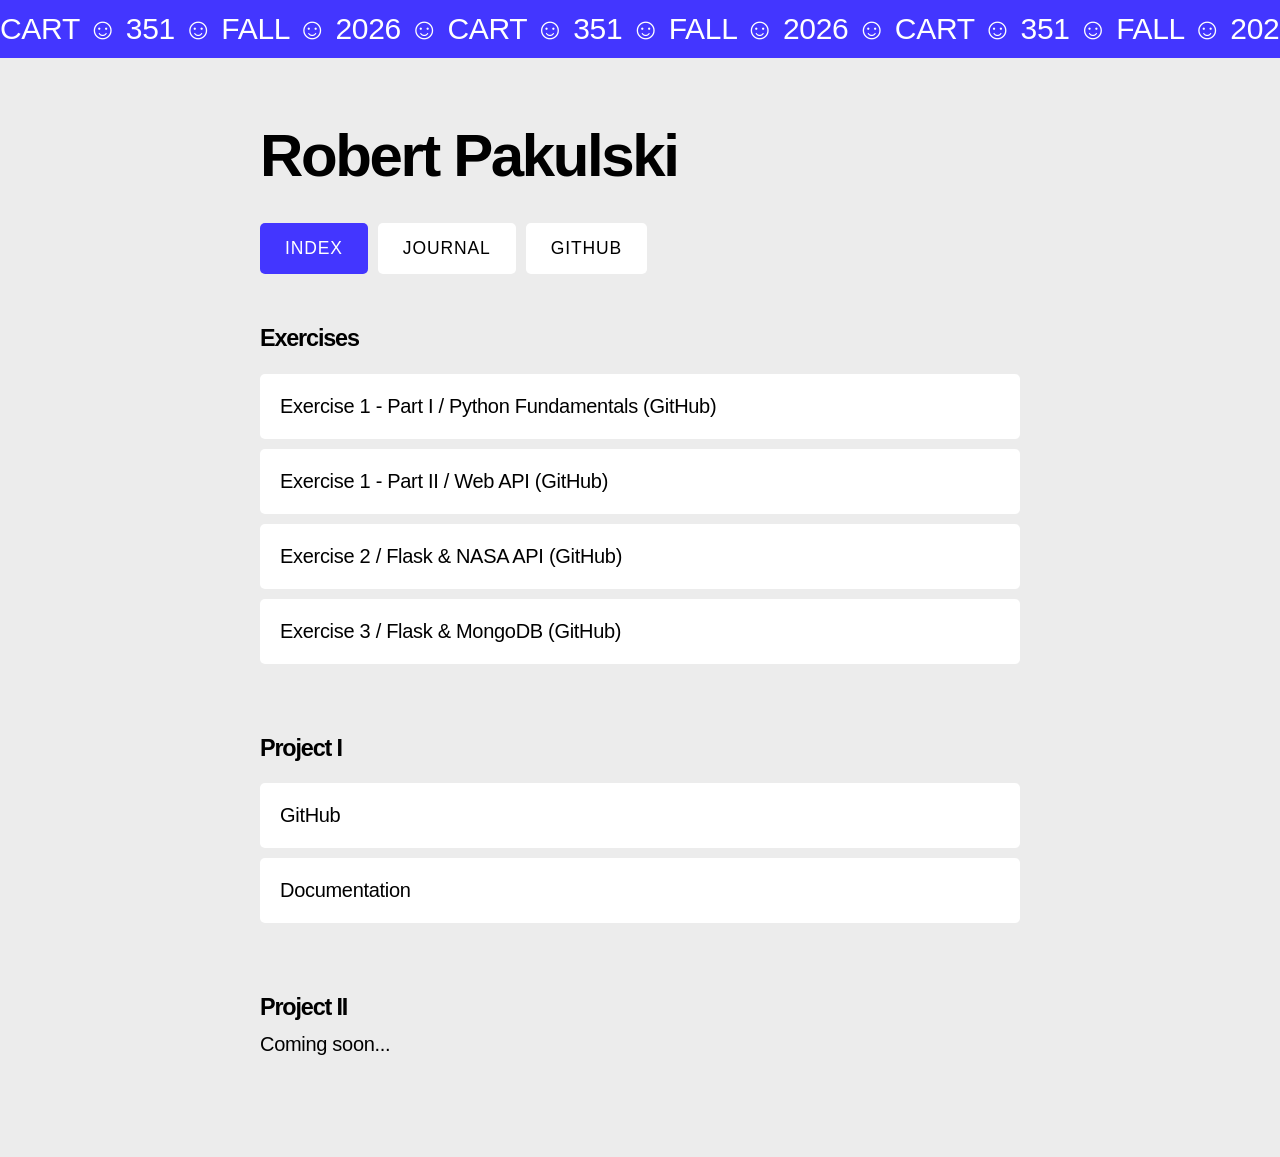
<file: index.html>
<!doctype html>
<html lang="en">

<head>
  <title>Robert Pakulski / Index</title>
  <meta charset="utf-8" />
  <meta name="viewport" content="width=device-width, initial-scale=1.0" />

  <link rel="stylesheet" type="text/css" href="css/main.css?v1.1" />
</head>

<body>
  <div class="banner"><span>CART ☺ 351 ☺ FALL ☺ 2026 ☺ CART ☺ 351 ☺ FALL ☺ 2026 ☺ CART ☺ 351 ☺ FALL ☺ 2026 ☺ CART ☺ 351
      ☺ FALL ☺ 2026 ☺ CART ☺ 351 ☺ FALL ☺ 2026 ☺ CART ☺ 351 ☺ FALL ☺ 2026 ☺ CART ☺ 351 ☺ FALL ☺ 2026 ☺ </span></div>
  <div class="main-container">
    <!-- the header div -->
    <header>
      <h1>Robert Pakulski</h1>
      <div class="btn-container">
        <a class="btn btn--active" href="index.html">Index</a>
        <a class="btn btn" href="journal.html">Journal</a>
        <a class="btn" href="https://github.com/rob-pak/cart351" target="_blank">GitHub</a>
      </div>
    </header>
    <!-- the main div -->
    <main>
      <div class="card-list">
        <section class="card">
          <h3>Exercises</h3>
          <ul>
            <li><a href="https://github.com/rob-pak/cart351/blob/main/EXERCISES/exercise1.py" target="_blank">Exercise 1
                - Part I / Python Fundamentals
                (GitHub)</a></li>
            <li><a href="https://github.com/rob-pak/cart351/blob/main/EXERCISES/exercise2.py" target="_blank">Exercise 1
                - Part II / Web API
                (GitHub)</a></li>
            <li><a href="https://github.com/rob-pak/cart351_ex2" target="_blank">Exercise 2
                / Flask & NASA API
                (GitHub)</a></li>
            <li><a href="https://github.com/rob-pak/cart351/tree/main/EXERCISES/ex3-cart351" target="_blank">Exercise 3
                / Flask & MongoDB
                (GitHub)</a></li>
          </ul>
        </section>
        <section class="card">
          <h3>Project I</h3>
           <ul>
            <li><a href="https://github.com/rob-pak/cart351_p1" target="_blank">GitHub</a></li>
            <li><a href="./files/Pakulski_Robert_Project1.pdf" target="_blank">Documentation</a></li>
          </ul>
        </section>
        <section class="card">
          <h3>Project II</h3>
          <p>Coming soon...</p>
          <!-- <ul>
              <li><a href="#"> Project II download</a></li>
              <li><a href="#"> Project II :live:</a></li>
              <li><a href="#"> Project II documentation:</a></li>
            </ul> -->
        </section>
      </div>
    </main>
  </div>
  <!-- the footer div -->
  <footer>
    <!-- <div class="banner"><span>CART ☺ 351 ☺ FALL ☺ 2026 ☺ CART ☺ 351 ☺ FALL ☺ 2026 ☺ CART ☺ 351 ☺ FALL ☺ 2026 ☺ CART ☺ 351 ☺ FALL ☺ 2026 ☺ CART ☺ 351 ☺ FALL ☺ 2026 ☺ CART ☺ 351 ☺ FALL ☺ 2026 ☺ CART ☺ 351 ☺ FALL ☺ 2026 ☺ </span></div> -->
  </footer>
</body>

</html>
</file>
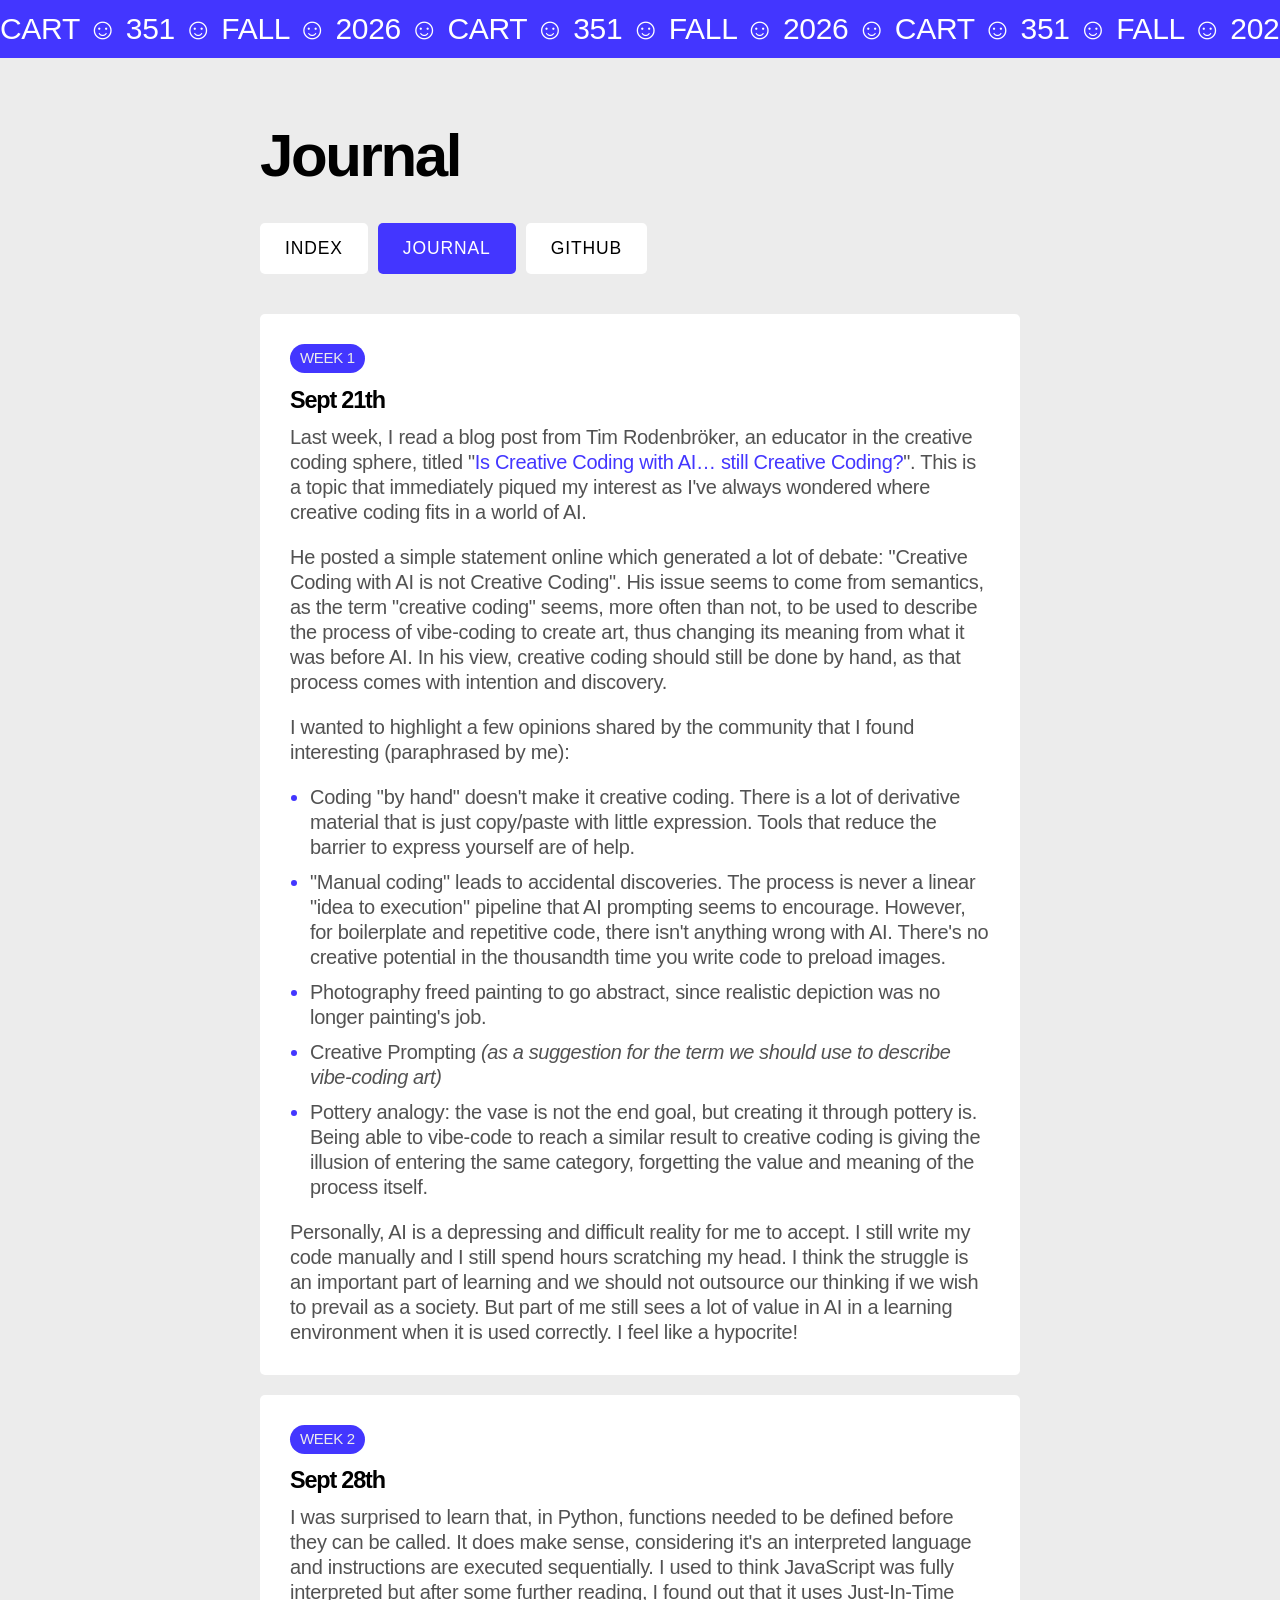
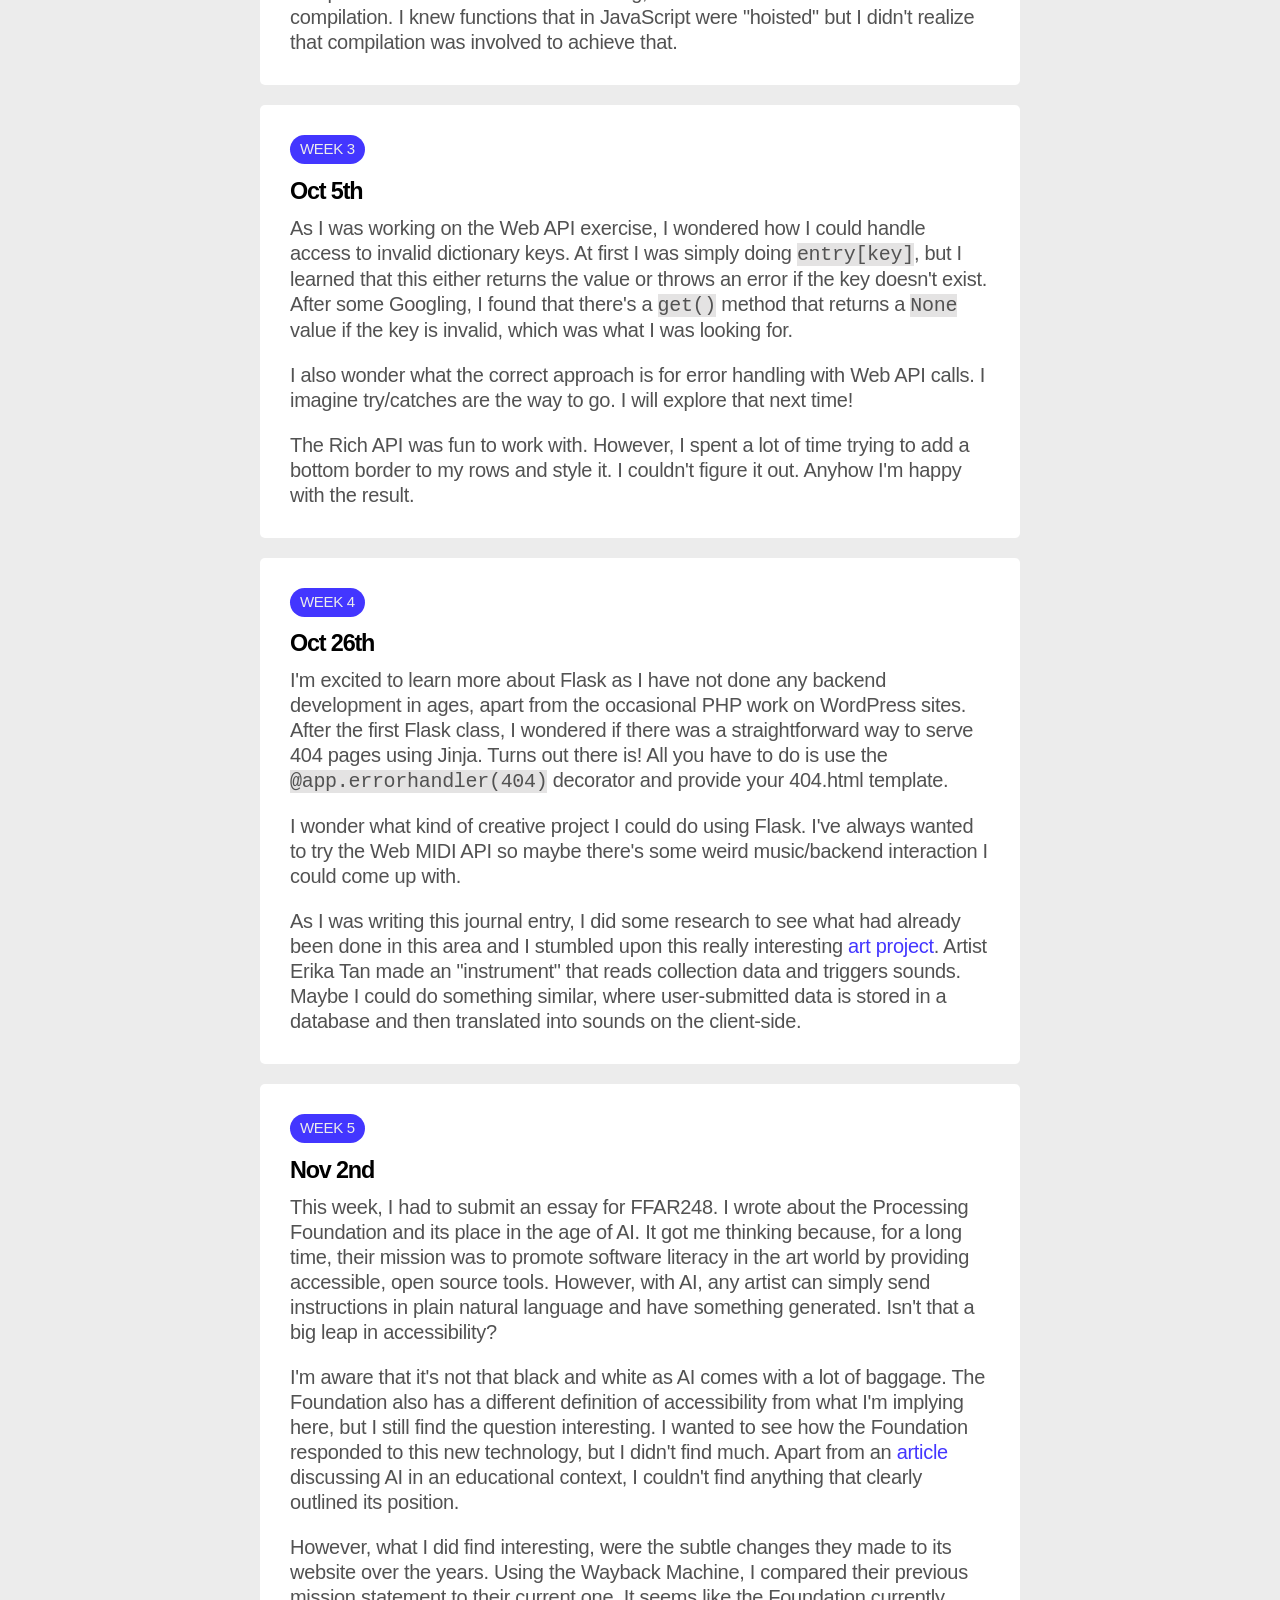
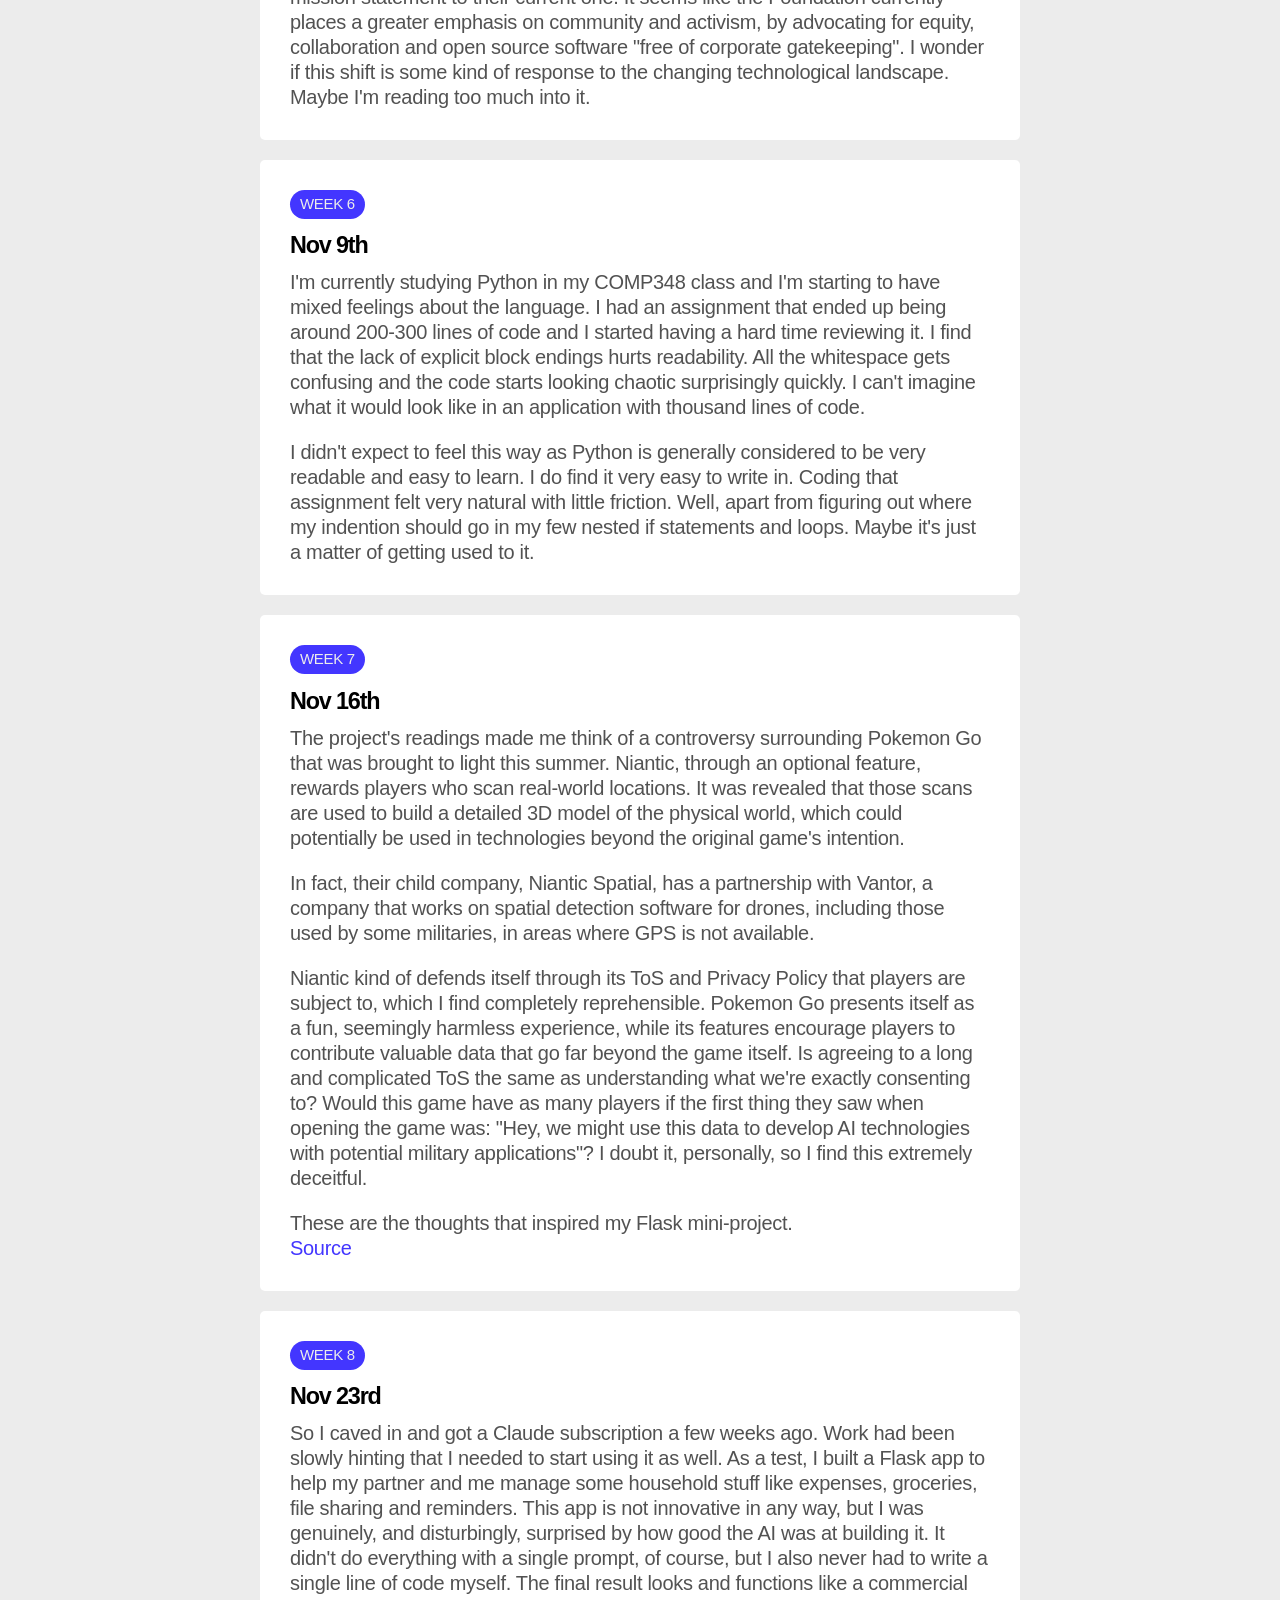
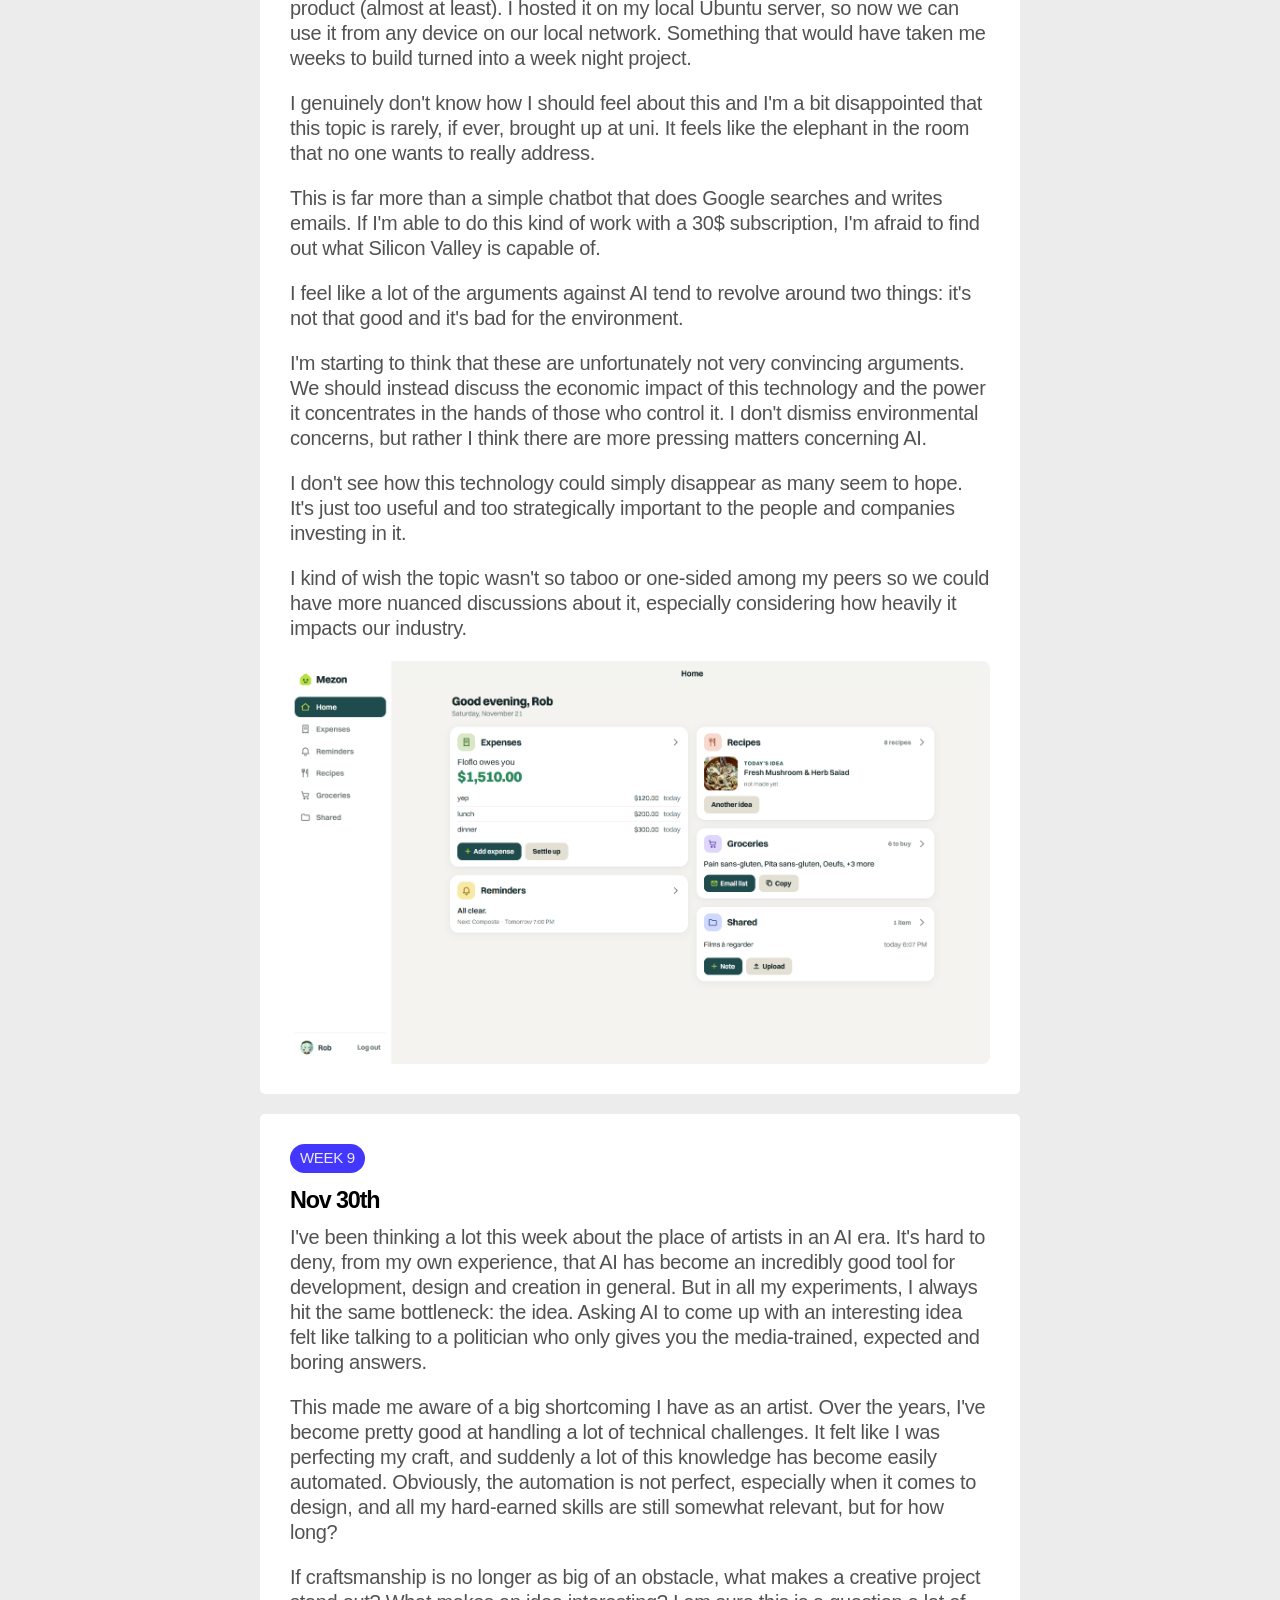
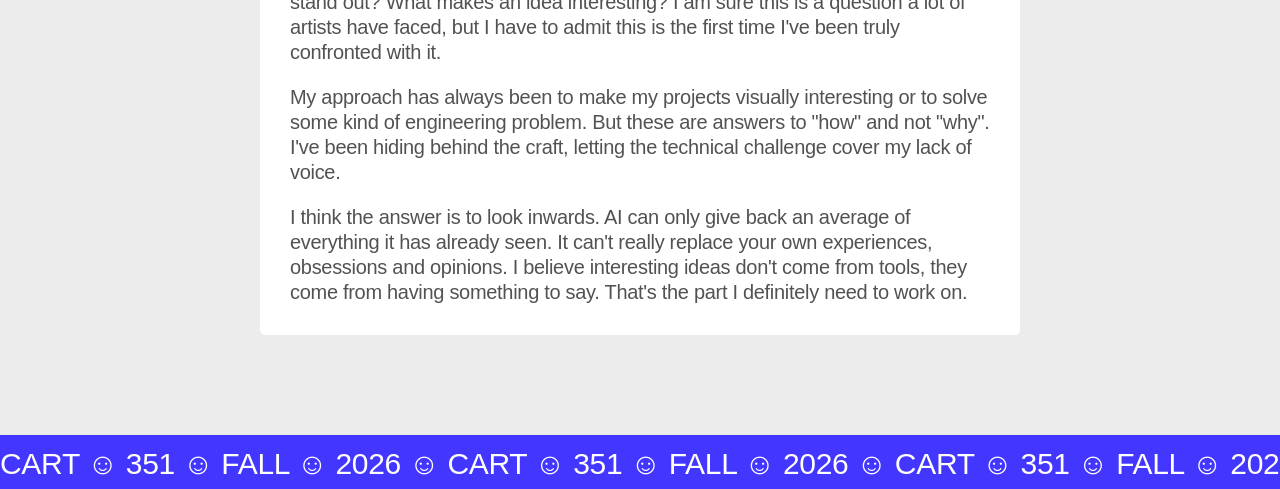
<file: journal.html>
<!DOCTYPE html>
<html>

<head>
	<title>Robert Pakulski / Journal</title>
	<meta charset="utf-8" />
	<meta name="viewport" content="width=device-width, initial-scale=1.0">
	<link rel="stylesheet" type="text/css" href="css/main.css">
</head>

<body>
	<div class="banner"><span>CART ☺ 351 ☺ FALL ☺ 2026 ☺ CART ☺ 351 ☺ FALL ☺ 2026 ☺ CART ☺ 351 ☺ FALL ☺ 2026 ☺ CART ☺ 351
			☺ FALL ☺ 2026 ☺ CART ☺ 351 ☺ FALL ☺ 2026 ☺ CART ☺ 351 ☺ FALL ☺ 2026 ☺ CART ☺ 351 ☺ FALL ☺ 2026 ☺ </span></div>
	<div class="main-container">
		<!-- the header div -->
		<header>
			<h1>Journal</h1>
			<div class="btn-container">
				<a class="btn btn" href="index.html">Index</a>
				<a class="btn btn--active" href="journal.html">Journal</a>
				<a class="btn" href="https://github.com/rob-pak/cart351" target="_blank">GitHub</a>
			</div>
		</header>
		<!-- the main div -->

		<main>
			<div class="journal">
				<section id="week1" class="journal__entry">
					<span class="pill">WEEK 1</span>
					<h3>Sept 21th </h3>
					<article>
						<p>Last week, I read a blog post from Tim Rodenbröker, an educator in the creative coding sphere, titled "<a
								href="https://trcc.timrodenbroeker.de/creative-coding-with-ai-is-not-creative-coding/"
								target="_blank">Is Creative Coding with AI… still Creative Coding?</a>". This is a topic that
							immediately piqued my interest as I've always wondered where creative coding fits in a world of AI. </p>
						<p>He posted a simple statement online which generated a lot of debate: "Creative Coding with AI is not
							Creative
							Coding". His issue seems to come from semantics, as the term "creative coding" seems, more often than not,
							to be used to describe the process of vibe-coding to create art, thus changing its meaning from what it
							was before AI. In his view, creative coding should still be done by hand, as that process comes with
							intention and discovery.</p>
						<p>I wanted to highlight a few opinions shared by the community that I found interesting (paraphrased by
							me):</p>
						<ul>
							<li>Coding "by hand" doesn't make it creative coding. There is a lot of derivative material that is just
								copy/paste with little expression. Tools that reduce the barrier to express yourself are of help.</li>
							<li>"Manual coding" leads to accidental discoveries. The process is never a linear "idea to execution"
								pipeline that AI prompting seems to encourage. However, for boilerplate and repetitive code, there isn't
								anything wrong with AI. There's no creative potential in the thousandth time you write code to preload
								images.</li>
							<li>Photography freed painting to go abstract, since realistic depiction was no longer painting's job.
							</li>
							<li>Creative Prompting <em>(as a suggestion for the term we should use to describe vibe-coding art)</em>
							</li>
							<li>Pottery analogy: the vase is not the end goal, but creating it through pottery is. Being able to
								vibe-code to reach a similar result to creative coding is giving the illusion of entering the same
								category, forgetting the value and meaning of the process itself.</li>
						</ul>
						<p>Personally, AI is a depressing and difficult reality for me to accept. I still write my code manually and
							I still spend hours scratching my head. I think the struggle is an important part of learning and we
							should not
							outsource our thinking if we wish to prevail as a society. But part of me still sees a lot of value in AI
							in a learning environment when it is used correctly. I feel like a hypocrite!</p>
					</article>
				</section>
				<section id="week2" class="journal__entry">
					<span class="pill">WEEK 2</span>
					<h3>Sept 28th </h3>
					<article>
						<p>I was surprised to learn that, in Python, functions needed to be defined before they can be called. It
							does make sense, considering it's an interpreted language and instructions are executed sequentially. I
							used to think JavaScript was fully interpreted but after some further reading, I found out that it uses
							Just-In-Time
							compilation. I knew functions that in JavaScript were "hoisted" but I didn't realize that compilation
							was involved to achieve that.</p>
					</article>
				</section>
				<section id="week3" class="journal__entry">
					<span class="pill">WEEK 3</span>
					<h3>Oct 5th</h3>
					<article>
						<p>As I was working on the Web API exercise, I wondered how I could handle access to invalid dictionary
							keys. At first I was simply doing <code>entry[key]</code>, but I learned that this either returns the
							value or throws an error if the key doesn't exist. After some Googling, I found that there's a
							<code>get()</code> method that returns a <code>None</code> value if the key is invalid, which was what I
							was looking for.
						</p>
						<p>I also wonder what the correct approach is for error handling with Web API calls. I imagine try/catches
							are the way to go. I will explore that next time!</p>
						<p>The Rich API was fun to work with. However, I spent a lot of time trying to add a bottom border to my
							rows and style it. I couldn't figure it out. Anyhow I'm happy with the result.</p>
					</article>
				</section>
				<section id="week4" class="journal__entry">
					<span class="pill">WEEK 4</span>
					<h3>Oct 26th</h3>
					<article>
						<p>I'm excited to learn more about Flask as I have not done any backend development in ages, apart from the
							occasional PHP work on WordPress sites. After the first Flask class, I wondered if there was a
							straightforward way to serve 404 pages using Jinja. Turns out there is! All you have to do is use the
							<code>@app.errorhandler(404)</code> decorator and provide your 404.html template.
						</p>
						<p>I wonder what kind of creative project I could do using Flask. I've always wanted to try the Web MIDI API
							so maybe there's some weird music/backend interaction I could come up with.</p>
						<p>As I was writing this journal entry, I did some research to see what had already been done in this area
							and I stumbled upon this really interesting <a
								href="https://www.tate.org.uk/research/tate-papers/36/interview-erika-tan" target="_blank">art
								project</a>. Artist Erika Tan made an "instrument" that reads collection data and triggers sounds. Maybe
							I could do something similar, where user-submitted data is stored in a database and then translated into
							sounds on the client-side.</p>
					</article>
				</section>
				<section id="week5" class="journal__entry">
					<span class="pill">WEEK 5</span>
					<h3>Nov 2nd</h3>
					<article>
						<p>This week, I had to submit an essay for FFAR248. I wrote about the Processing Foundation and its
							place in the age of AI. It got me thinking because, for a long time, their mission was to promote software
							literacy in the art world by providing accessible, open source tools. However, with AI, any artist can
							simply send instructions in plain natural language and have something generated. Isn't that a big leap in
							accessibility? </p>
						<p>I'm aware that it's not that black and white as AI comes with a lot of baggage. The Foundation also
							has a different
							definition of accessibility from what I'm implying here, but I still find the question interesting. I
							wanted to see how the
							Foundation
							responded to this new technology, but I didn't find much. Apart from an <a
								href="https://processingfoundation.org/blog/beyond-the-shortcut-teaching-creative-code-in-the-age-of-ai/"
								target="_blank">article</a> discussing AI in
							an educational context, I couldn't find anything that clearly outlined its position.</p>
						<p>However, what I did find interesting, were the subtle changes they made to its website over the years.
							Using the Wayback Machine, I compared their previous mission statement to their current one. It
							seems like the Foundation currently places a greater emphasis on community and activism, by advocating for
							equity,
							collaboration
							and
							open source software "free of corporate gatekeeping". I wonder if this shift is some kind of response to
							the changing technological landscape. Maybe I'm reading too much into it.</p>
					</article>
				</section>
				<section id="week6" class="journal__entry">
					<span class="pill">WEEK 6</span>
					<h3>Nov 9th</h3>
					<article>
						<p>I'm currently studying Python in my COMP348 class and I'm starting to have mixed feelings about the
							language. I had an assignment that ended up being around 200-300 lines of code and I started having
							a hard time reviewing it. I find that the lack of explicit block endings hurts readability. All the
							whitespace gets confusing and the code starts looking chaotic surprisingly quickly. I can't imagine what
							it would look like in an application with thousand lines of code.</p>
						<p>I didn't expect to feel this way as Python is generally considered to be very readable and easy to learn.
							I do find it very easy to write in. Coding that assignment felt very natural with
							little friction. Well, apart from figuring out where my indention should go in my few nested if statements
							and loops. Maybe it's just a matter of getting used to it.</p>
					</article>
				</section>
				<section id="week7" class="journal__entry">
					<span class="pill">WEEK 7</span>
					<h3>Nov 16th</h3>
					<article>
						<p>The project's readings made me think of a controversy surrounding Pokemon Go that was brought to light this summer. Niantic, through an optional feature, rewards players who scan real-world locations. It was revealed that those scans are used to build a detailed 3D model of the physical world, which could potentially be used in technologies beyond the original game's intention.</p>
						<p>In fact, their child company, Niantic Spatial, has a partnership with Vantor, a company that works on spatial detection software for drones, including those used by some militaries, in areas where GPS is not available.</p>
						<p>Niantic kind of defends itself through its ToS and Privacy Policy that players are subject to, which I find completely reprehensible. Pokemon Go presents itself as a fun, seemingly harmless experience, while its features encourage players to contribute valuable data that go far beyond the game itself. Is agreeing to a long and complicated ToS the same as understanding what we're exactly consenting to? Would this game have as many players if the first thing they saw when opening the game was: "Hey, we might use this data to develop AI technologies with potential military applications"? I doubt it, personally, so I find this extremely deceitful.</p>
						<p>These are the thoughts that inspired my Flask mini-project.</p>
						<a href="https://www.theguardian.com/technology/2026/jun/12/pokemon-go-data-trained-ai-that-could-assist-military-drones-in-war-zones" target="_blank">Source</a>
					</article>
				</section>
				<section id="week8" class="journal__entry">
					<span class="pill">WEEK 8</span>
					<h3>Nov 23rd</h3>
					<article>
					    <p>So I caved in and got a Claude subscription a few weeks ago. Work had been slowly hinting that I needed to start using it as well. As a test, I built a Flask app to help my partner and me manage some household stuff like expenses, groceries, file sharing and reminders. This app is not innovative in any way, but I was genuinely, and disturbingly, surprised by how good the AI was at building it. It didn't do everything with a single prompt, of course, but I also never had to write a single line of code myself. The final result looks and functions like a commercial product (almost at least). I hosted it on my local Ubuntu server, so now we can use it from any device on our local network. Something that would have taken me weeks to build turned into a week night project.</p>
						<p>I genuinely don't know how I should feel about this and I'm a bit disappointed that this topic is rarely, if ever, brought up at uni. It feels like the elephant in the room that no one wants to really address.</p>
						<p>This is far more than a simple chatbot that does Google searches and writes emails. If I'm able to do this kind of work with a 30$ subscription, I'm afraid to find out what Silicon Valley is capable of.</p>
						<p>I feel like a lot of the arguments against AI tend to revolve around two things: it's not that good and it's bad for the environment.</p>
						<p>I'm starting to think that these are unfortunately not very convincing arguments. We should instead discuss the economic impact of this technology and the power it concentrates in the hands of those who control it. I don't dismiss environmental concerns, but rather I think there are more pressing matters concerning AI.</p>
						<p>I don't see how this technology could simply disappear as many seem to hope. It's just too useful and too strategically important to the people and companies investing in it.</p>
						<p>I kind of wish the topic wasn't so taboo or one-sided among my peers so we could have more nuanced discussions about it, especially considering how heavily it impacts our industry.</p>
						<img src="./img/mezon.png" alt="">
					</article>
				</section>
				<section id="week9" class="journal__entry">
					<span class="pill">WEEK 9</span>
					<h3>Nov 30th</h3>
					<article>
					    <p>I've been thinking a lot this week about the place of artists in an AI era. It's hard to deny, from my own experience, that AI has become an incredibly good tool for development, design and creation in general. But in all my experiments, I always hit the same bottleneck: the idea. Asking AI to come up with an interesting idea felt like talking to a politician who only gives you the media-trained, expected and boring answers.</p>
                        <p>This made me aware of a big shortcoming I have as an artist. Over the years, I've become pretty good at handling a lot of technical challenges. It felt like I was perfecting my craft, and suddenly a lot of this knowledge has become easily automated. Obviously, the automation is not perfect, especially when it comes to design, and all my hard-earned skills are still somewhat relevant, but for how long?</p>
                        <p>If craftsmanship is no longer as big of an obstacle, what makes a creative project stand out? What makes an idea interesting? I am sure this is a question a lot of artists have faced, but I have to admit this is the first time I've been truly confronted with it.</p>
                        <p>My approach has always been to make my projects visually interesting or to solve some kind of engineering problem. But these are answers to "how" and not "why". I've been hiding behind the craft, letting the technical challenge cover my lack of voice.</p>
                        <p>I think the answer is to look inwards. AI can only give back an average of everything it has already seen. It can't really replace your own experiences, obsessions and opinions. I believe interesting ideas don't come from tools, they come from having something to say. That's the part I definitely need to work on.</p>
					</article>
				</section>
			</div>
		</main>
	</div>
	<!-- the footer div -->
	<footer>
		<div class="banner"><span>CART ☺ 351 ☺ FALL ☺ 2026 ☺ CART ☺ 351 ☺ FALL ☺ 2026 ☺ CART ☺ 351 ☺ FALL ☺ 2026 ☺ CART ☺
				351
				☺ FALL ☺ 2026 ☺ CART ☺ 351 ☺ FALL ☺ 2026 ☺ CART ☺ 351 ☺ FALL ☺ 2026 ☺ CART ☺ 351 ☺ FALL ☺ 2026 ☺ </span></div>
	</footer>
</body>

</html>
</file>
<file: css/main.css>
* {
  margin: 0;
  padding: 0;
  box-sizing: border-box;
}

img {
    width: 100%;
    display: block;
    border-radius: 8px;
    margin-top: 1rem;
}

:root {
  --primary-900: #000000;
  --primary-700: #525252;
  --primary-500: #4336ff;
  --primary-200: #e4e3e3;
  --primary-100: #ececec;
  --shade-white: #ffffff;
  --main-font: Arial, Helvetica, sans-serif;
  --mono-font: monospace;
}

html {
  font-family: var(--main-font);
  color: var(--primary-900);
  font-size: 1.25rem;
  line-height: 1.25;
  letter-spacing: -0.015em;
  background-color: var(--primary-100);
}

body {}

main {
  margin-top: 2rem;
}

h1 {
  font-size: 3rem;
  letter-spacing: -0.04em;
  margin-bottom: 0.5rem;
}

h2,
h3 {
  margin-top: 0.5rem;
}

.subtitle {
  color: var(--primary-500);
}

h3 {
  letter-spacing: -0.05em;
  margin-bottom: 0.5rem;
}

article {
  color: var(--primary-700);
}

a {
  text-decoration: none;
  color: var(--primary-500);
}

a:hover {
  text-decoration: underline;
}

p+p {
  margin-top: 1rem;
}

ul {
  margin-top: 1rem;
  margin-bottom: 1rem;
}

ul li {
  margin-top: 0.5rem;
  margin-left: 1rem;
}

em {
  letter-spacing: -0.02em;
}

li::marker {
  color: var(--primary-500);
}

.main-container {
  padding: 1rem;
  max-width: 800px;
  margin: 2rem auto;
}

.banner {
  background-color: var(--primary-500);
  padding: 0.5rem 0;
  font-size: 1.5rem;
  color: var(--shade-white);
  overflow: hidden;
}

.banner span {
  overflow: hidden;
  text-wrap: nowrap;
  display: block;
}

.btn-container {
  display: inline-flex;
  gap: 0.5rem;
  margin-top: 1rem;
  flex-wrap: wrap;
}

.btn {
  background-color: var(--shade-white);
  padding: 0.75rem 1.25rem;
  display: inline-flex;
  align-items: center;
  justify-content: center;
  border-radius: 0.25rem;
  text-decoration: none;
  color: var(--primary-900);
  text-transform: uppercase;
  font-size: 0.875rem;
  letter-spacing: 0.05em;
  transition: transform 500ms cubic-bezier(0.075, 0.82, 0.165, 1);
}

.btn:hover {
  background-color: var(--primary-900);
  color: var(--shade-white);
  transform: scale(0.96);
  text-decoration: none;
}

.btn--primary,
.btn--active {
  background-color: var(--primary-500);
  color: var(--shade-white);
}

.journal {
  display: flex;
  gap: 1rem;
  flex-direction: column;
  margin-top: 1rem;
}

.journal__entry {
  background-color: var(--shade-white);
  padding: 1.5rem;
  border-radius: 0.25rem;
}

/* .card {
  background-color: var(--primary-100);
  padding: 1.25rem;
  border-radius: 0.5rem;
} */

.card-list {
  display: flex;
  flex-direction: column;
  gap: 2rem;
}

.card ul {
  list-style: none;
}

.card ul li {
  margin-left: 0;
}

.card ul li a {
  color: var(--primary-900);
  background-color: var(--shade-white);
  margin-top: 0.5rem;
  padding: 1rem;
  border-radius: 0.25rem;
  display: block;
  transition: transform 500ms cubic-bezier(0.075, 0.82, 0.165, 1);
}

.card ul li a:hover {
  color: var(--shade-white);
  background-color: var(--primary-900);
  transform: scale(0.99);
  text-decoration: none;
}

.pill {
  background-color: var(--primary-500);
  font-size: 0.75rem;
  padding: 0.25rem 0.5rem;
  border-radius: 99rem;
  color: var(--primary-100);
  margin-bottom: 0.125rem;
  display: inline-block;
}

code {
    background-color: var(--primary-200);
}

footer {
  margin-top: 4rem;
}

/* width */
::-webkit-scrollbar {
  width: 16px;
}

/* Track */
::-webkit-scrollbar-track {
  background: var(--primary-200);
}

/* Handle */
::-webkit-scrollbar-thumb {
  background: var(--primary-500);
}

/* Handle on hover */
::-webkit-scrollbar-thumb:hover {
  background: var(--primary-900);
}

::selection {
  color: var(--shade-white);
  background-color: var(--primary-900);
}
</file>
